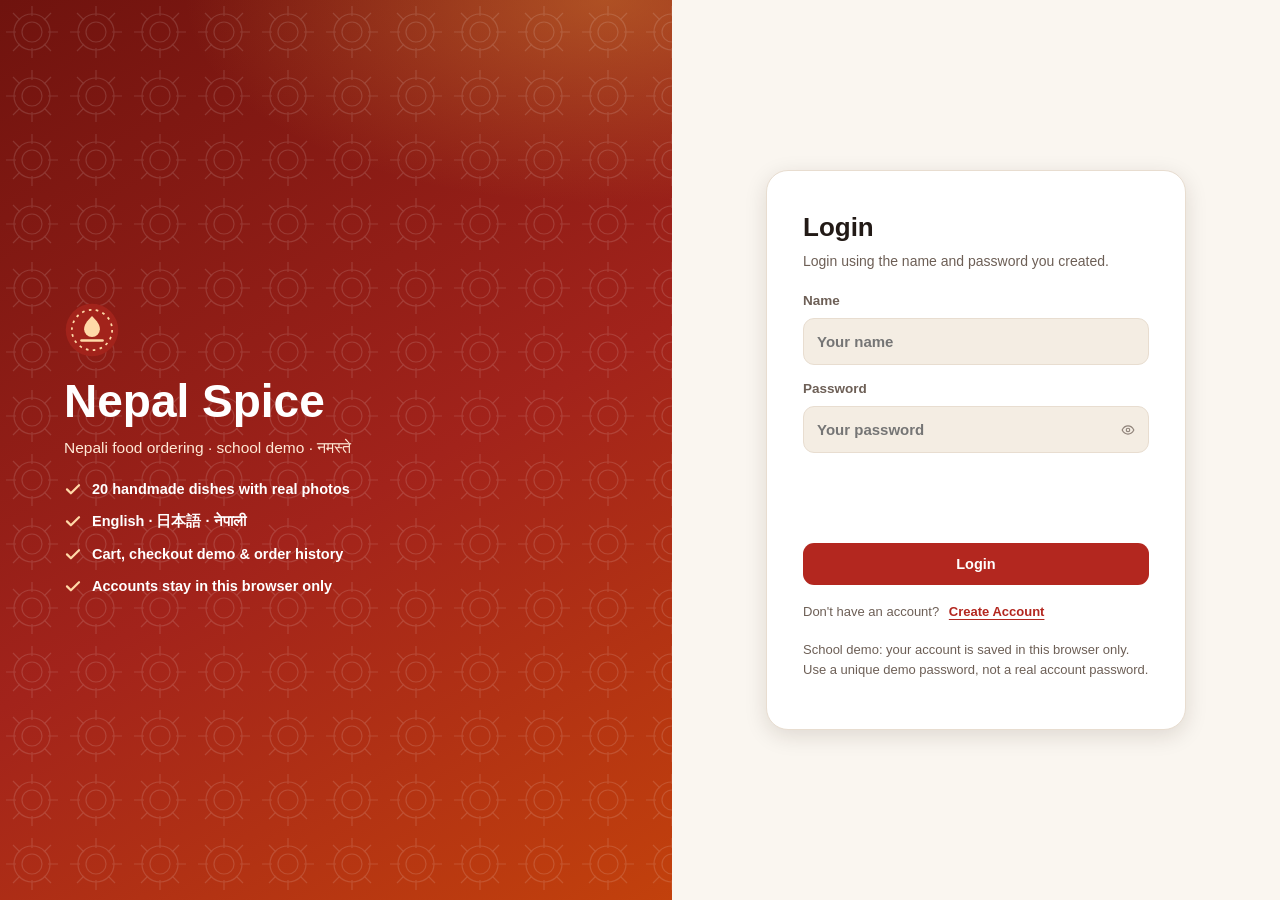
<file: index.html>
<!DOCTYPE html>
<html lang="en">
<head>
<meta charset="UTF-8">
<meta name="viewport" content="width=device-width, initial-scale=1.0, viewport-fit=cover">
<meta name="theme-color" content="#a2231b">
<title>Nepal Spice — Nepali Food Ordering</title>
<link rel="icon" href="data:image/svg+xml,%3Csvg xmlns='http://www.w3.org/2000/svg' viewBox='0 0 64 64'%3E%3Ccircle cx='32' cy='32' r='30' fill='%23a2231b'/%3E%3Ctext x='32' y='44' font-size='34' text-anchor='middle' fill='%23fff' font-family='Arial'%3E%E0%A4%AE%3C/text%3E%3C/svg%3E">
<link rel="stylesheet" href="style.css">
</head>
<body>

<!-- icon sprite -->
<svg width="0" height="0" style="position:absolute" aria-hidden="true">
  <symbol id="i-logo" viewBox="0 0 64 64"><circle cx="32" cy="32" r="30" fill="#a2231b"/><circle cx="32" cy="32" r="23" fill="none" stroke="#ffd9a8" stroke-width="2" stroke-dasharray="3 5"/><path d="M32 16c6 6 9 10 9 15a9 9 0 0 1-18 0c0-5 3-9 9-15z" fill="#ffd9a8"/><path d="M20 44h24" stroke="#ffd9a8" stroke-width="3" stroke-linecap="round"/></symbol>
  <symbol id="i-cart" viewBox="0 0 24 24" fill="none" stroke="currentColor" stroke-width="2" stroke-linecap="round" stroke-linejoin="round"><circle cx="9" cy="21" r="1.6"/><circle cx="19" cy="21" r="1.6"/><path d="M2 3h3l2.6 12.4A2 2 0 0 0 9.6 17H19a2 2 0 0 0 2-1.6L23 7H6"/></symbol>
  <symbol id="i-search" viewBox="0 0 24 24" fill="none" stroke="currentColor" stroke-width="2" stroke-linecap="round"><circle cx="11" cy="11" r="7"/><path d="m20 20-3.5-3.5"/></symbol>
  <symbol id="i-star" viewBox="0 0 24 24" fill="currentColor"><path d="m12 2 2.9 6.3 6.9.8-5.1 4.7 1.4 6.8L12 17l-6.1 3.6 1.4-6.8L2.2 9.1l6.9-.8z"/></symbol>
  <symbol id="i-clock" viewBox="0 0 24 24" fill="none" stroke="currentColor" stroke-width="2" stroke-linecap="round"><circle cx="12" cy="12" r="9"/><path d="M12 7v5l3 2"/></symbol>
  <symbol id="i-leaf" viewBox="0 0 24 24" fill="none" stroke="currentColor" stroke-width="2" stroke-linecap="round" stroke-linejoin="round"><path d="M11 20A7 7 0 0 1 4 13c0-5 4-9 16-9 0 12-4 16-9 16z"/><path d="M4 21c4-6 8-9 12-11"/></symbol>
  <symbol id="i-moon" viewBox="0 0 24 24" fill="none" stroke="currentColor" stroke-width="2" stroke-linejoin="round"><path d="M21 13A8.5 8.5 0 1 1 11 3a7 7 0 0 0 10 10z"/></symbol>
  <symbol id="i-sun" viewBox="0 0 24 24" fill="none" stroke="currentColor" stroke-width="2" stroke-linecap="round"><circle cx="12" cy="12" r="4"/><path d="M12 2v2M12 20v2M2 12h2M20 12h2M4.9 4.9l1.4 1.4M17.7 17.7l1.4 1.4M19.1 4.9l-1.4 1.4M6.3 17.7l-1.4 1.4"/></symbol>
  <symbol id="i-x" viewBox="0 0 24 24" fill="none" stroke="currentColor" stroke-width="2.4" stroke-linecap="round"><path d="M6 6l12 12M18 6L6 18"/></symbol>
  <symbol id="i-plus" viewBox="0 0 24 24" fill="none" stroke="currentColor" stroke-width="2.6" stroke-linecap="round"><path d="M12 5v14M5 12h14"/></symbol>
  <symbol id="i-minus" viewBox="0 0 24 24" fill="none" stroke="currentColor" stroke-width="2.6" stroke-linecap="round"><path d="M5 12h14"/></symbol>
  <symbol id="i-check" viewBox="0 0 24 24" fill="none" stroke="currentColor" stroke-width="3" stroke-linecap="round" stroke-linejoin="round"><path d="m4 12.5 5.2 5.2L20 7"/></symbol>
  <symbol id="i-bike" viewBox="0 0 24 24" fill="none" stroke="currentColor" stroke-width="2" stroke-linecap="round" stroke-linejoin="round"><circle cx="5.5" cy="17.5" r="3.5"/><circle cx="18.5" cy="17.5" r="3.5"/><path d="M12 17.5 9 10h6l3 7.5M9 10 7.5 6H5M15 10l-1.5-4H17"/></symbol>
  <symbol id="i-receipt" viewBox="0 0 24 24" fill="none" stroke="currentColor" stroke-width="2" stroke-linejoin="round"><path d="M6 2h12v20l-3-2-3 2-3-2-3 2z"/><path d="M9 7h6M9 11h6M9 15h4"/></symbol>
  <symbol id="i-globe" viewBox="0 0 24 24" fill="none" stroke="currentColor" stroke-width="2"><circle cx="12" cy="12" r="9"/><path d="M3 12h18M12 3a15 15 0 0 1 0 18 15 15 0 0 1 0-18z"/></symbol>
  <symbol id="i-eye" viewBox="0 0 24 24" fill="none" stroke="currentColor" stroke-width="2"><path d="M2 12s3.6-7 10-7 10 7 10 7-3.6 7-10 7-10-7-10-7z"/><circle cx="12" cy="12" r="3"/></symbol>
  <symbol id="i-eyeoff" viewBox="0 0 24 24" fill="none" stroke="currentColor" stroke-width="2" stroke-linecap="round"><path d="M3 3l18 18M10.6 5.1A10.9 10.9 0 0 1 12 5c6.4 0 10 7 10 7a17.6 17.6 0 0 1-3 3.9M6.6 6.6C4 8.4 2 12 2 12s3.6 7 10 7a10 10 0 0 0 4-.8"/><path d="M9.9 9.9a3 3 0 0 0 4.2 4.2"/></symbol>
  <symbol id="i-flame" viewBox="0 0 24 24" fill="currentColor"><path d="M12 2c1 4-4 5.5-4 10a4.5 4.5 0 0 0 9 0c0-2-1-3.5-2-4.5.2 2-.8 3-1.8 3 .8-2.6-.2-6.5-1.2-8.5z"/><path d="M12 22a6 6 0 0 1-6-6c0-1 .2-1.9.6-2.7A6.5 6.5 0 0 0 12 17a6.5 6.5 0 0 0 5.4-3.7c.4.8.6 1.7.6 2.7a6 6 0 0 1-6 6z" opacity=".55"/></symbol>
  <symbol id="i-trash" viewBox="0 0 24 24" fill="none" stroke="currentColor" stroke-width="2" stroke-linecap="round"><path d="M4 7h16M9 7V4h6v3M6 7l1 14h10l1-14M10 11v6M14 11v6"/></symbol>
  <symbol id="i-user" viewBox="0 0 24 24" fill="none" stroke="currentColor" stroke-width="2" stroke-linecap="round"><circle cx="12" cy="8" r="4"/><path d="M4 21c1.2-4 4.2-6 8-6s6.8 2 8 6"/></symbol>
  <symbol id="i-out" viewBox="0 0 24 24" fill="none" stroke="currentColor" stroke-width="2" stroke-linecap="round" stroke-linejoin="round"><path d="M9 21H5a2 2 0 0 1-2-2V5a2 2 0 0 1 2-2h4M16 17l5-5-5-5M21 12H9"/></symbol>
</svg>

<header class="topbar">
  <div class="brand">
    <svg class="logo" aria-hidden="true"><use href="#i-logo"/></svg>
    <span>Nepal Spice<small class="tagline">Kathmandu kitchen · est. 2019</small></span>
  </div>
  <div class="spacer"></div>
  <span class="pill-btn" title="Signed in" style="cursor:default"><svg><use href="#i-user"/></svg><span id="customerName"></span></span>
  <select id="language" class="select" aria-label="Language" title="Language">
    <option value="en">English</option><option value="ja">日本語</option><option value="ne">नेपाली</option>
  </select>
  <button class="pill-btn" id="themeToggle" title="Theme" aria-label="Toggle dark mode"><svg><use href="#i-moon" id="themeIcon"/></svg></button>
  <button class="pill-btn" id="ordersBtn" title="Order history"><svg><use href="#i-receipt"/></svg><span class="label" data-i18n="orders">Orders</span></button>
  <button class="pill-btn" id="logoutBtn" title="Logout"><svg><use href="#i-out"/></svg><span class="label" data-i18n="logout">Logout</span></button>
  <button class="pill-btn solid" id="cartBtn" title="Cart"><svg><use href="#i-cart"/></svg><span class="label" data-i18n="cart">Your cart</span><span class="badge" id="cartCount">0</span></button>
</header>

<section class="hero">
  <div class="hero-inner">
    <span class="kicker"><svg width="14" height="14"><use href="#i-flame"/></svg> नमस्ते · Namaste · こんにちは</span>
    <h1 data-i18n="heroTitle">Authentic Nepali taste, delivered warm.</h1>
    <p class="sub" data-i18n="heroSub">Momo, dal bhat, sekuwa and more — handmade daily in our Kathmandu-style kitchen.</p>
    <div class="hero-stats">
      <span class="stat"><svg><use href="#i-bike"/></svg><span data-i18n="statDelivery">30–45 min delivery</span></span>
      <span class="stat"><svg><use href="#i-star"/></svg><span data-i18n="statRating">4.7 ★ average rating</span></span>
      <span class="stat"><svg><use href="#i-leaf"/></svg><span data-i18n="statFree">Free delivery over ¥2,500</span></span>
    </div>
  </div>
</section>

<div class="toolbar">
  <div class="wrap">
    <div class="toolbar-row">
      <label class="search"><svg><use href="#i-search"/></svg><input id="search" type="search" data-i18n-ph="searchPh" placeholder="Search dishes…" aria-label="Search dishes"></label>
      <select id="sortSel" class="select" aria-label="Sort">
        <option value="popular" data-i18n="sortPopular">Most popular</option>
        <option value="rating" data-i18n="sortRating">Top rated</option>
        <option value="asc" data-i18n="sortPriceAsc">Price: low → high</option>
        <option value="desc" data-i18n="sortPriceDesc">Price: high → low</option>
      </select>
      <button class="toggle" id="vegToggle" aria-pressed="false"><span class="dot"></span><svg width="15" height="15"><use href="#i-leaf"/></svg><span data-i18n="vegOnly">Vegetarian only</span></button>
    </div>
    <div class="chips" id="chips" role="group" aria-label="Categories"></div>
  </div>
</div>

<main class="wrap">
  <div class="section-head">
    <h2 data-i18n="menuTitle">Our Menu</h2>
    <span class="count" id="countLabel"></span>
  </div>
  <div id="menu" class="menu" aria-live="polite"></div>
</main>

<footer class="site">
  <div class="wrap">
    <span>School Project — Nepal Spice · demo only, no real orders or payments.</span>
    <span id="welcomeFoot"></span>
  </div>
</footer>

<!-- mobile cart bar -->
<div class="mobilebar" id="mobilebar">
  <div><b id="mbTotal">¥0</b><div class="sub" id="mbCount">0 items</div></div>
  <button class="btn" id="mbOpen"><svg><use href="#i-cart"/></svg><span data-i18n="cart">Your cart</span></button>
</div>

<!-- cart drawer -->
<div class="scrim" id="scrim"></div>
<aside class="drawer" id="drawer" role="dialog" aria-modal="true" aria-labelledby="drawerTitle">
  <header>
    <h2 id="drawerTitle" data-i18n="cart">Your cart</h2>
    <button class="icon-btn" id="closeCart" aria-label="Close cart"><svg><use href="#i-x"/></svg></button>
  </header>
  <div class="lines" id="cartLines"></div>
  <footer>
    <div class="trow"><span data-i18n="subtotal">Subtotal</span><span id="subT">¥0</span></div>
    <div class="trow"><span id="taxLabel">Consumption tax</span><span id="taxT">¥0</span></div>
    <div class="trow"><span data-i18n="delivery">Delivery fee</span><span id="delT">¥0</span></div>
    <div class="trow total"><span data-i18n="total">Total</span><span id="totT">¥0</span></div>
    <div class="cta">
      <button class="btn muted" id="clearCart"><svg><use href="#i-trash"/></svg><span data-i18n="clear">Clear cart</span></button>
      <button class="btn" id="checkoutBtn"><span data-i18n="order">Place order</span></button>
    </div>
  </footer>
</aside>

<!-- details dialog -->
<dialog id="details" aria-labelledby="dTitle">
  <div class="dlg-scroll">
    <div class="detail-hero">
      <img id="dImage" alt="">
      <div class="flags" id="dFlags"></div>
      <button class="icon-btn" id="dCloseTop" aria-label="Close" style="position:absolute;top:12px;right:12px;background:rgba(255,255,255,.9);color:#222"><svg><use href="#i-x"/></svg></button>
    </div>
    <div class="dlg-body">
      <h2 id="dTitle" style="margin:0 0 6px;font-size:24px"></h2>
      <div class="meta" id="dMeta" style="display:flex;gap:10px;align-items:center;color:var(--ink-soft);font-size:13px;flex-wrap:wrap"></div>
      <p id="dDesc" style="margin:12px 0 0;color:var(--ink-soft)"></p>
      <div class="detail-grid" id="dKpi"></div>
      <div class="facts" id="dFacts"></div>
      <div style="display:flex;gap:10px;margin-top:18px;flex-wrap:wrap">
        <button class="btn" id="dAdd" style="flex:1"><svg><use href="#i-plus"/></svg><span data-i18n="add">Add</span></button>
        <button class="btn ghost" id="dClose" style="flex:1"><span data-i18n="close">Close</span></button>
      </div>
    </div>
  </div>
</dialog>

<!-- checkout dialog -->
<dialog id="checkout" class="wide" aria-labelledby="cTitle">
  <div class="dlg-scroll">
    <div class="dlg-head">
      <h2 id="cTitle" data-i18n="checkout">Checkout</h2>
      <button class="icon-btn" id="cClose" aria-label="Close"><svg><use href="#i-x"/></svg></button>
    </div>
    <div class="dlg-body">
      <div class="summary-box" id="checkoutSummary"></div>
      <form id="checkoutForm" class="form-grid" novalidate>
        <div class="two">
          <label class="f"><span data-i18n="fullName">Full name</span><input id="deliveryName" required maxlength="100" autocomplete="name"></label>
          <label class="f"><span data-i18n="phone">Phone number</span><input id="deliveryPhone" type="tel" required maxlength="25" autocomplete="tel" pattern="[0-9+() -]{9,25}" placeholder="090-1234-5678"></label>
        </div>
        <div class="two">
          <label class="f"><span data-i18n="postal">Postal code</span><input id="postalCode" required maxlength="12" autocomplete="postal-code" placeholder="123-4567"></label>
          <label class="f"><span data-i18n="taxMode">Tax mode</span>
            <select id="taxMode"><option value="takeout" data-i18n="takeout">Takeout (8%)</option><option value="dinein" data-i18n="dinein">Dine-in (10%)</option></select>
          </label>
        </div>
        <label class="f"><span data-i18n="address">Delivery address</span><textarea id="deliveryAddress" rows="2" required maxlength="300" autocomplete="street-address"></textarea></label>
        <label class="f"><span data-i18n="notes">Delivery notes (optional)</span><textarea id="deliveryNote" rows="2" maxlength="200"></textarea></label>
        <div>
          <span class="f" style="display:block;margin-bottom:8px" data-i18n="payment">Payment method</span>
          <div class="paycards">
            <label class="paycard"><input type="radio" name="payment" value="cash" checked><span><b data-i18n="cash">Cash on delivery (demo)</b><span id="payCashNote"></span></span></label>
            <label class="paycard"><input type="radio" name="payment" value="card"><span><b data-i18n="card">Card payment (simulation only)</b><span id="payCardNote"></span></span></label>
          </div>
        </div>
        <p class="warning" data-i18n="demoWarning">Demo only. No real payment or delivery. Do not enter actual card information.</p>
        <div style="display:flex;gap:10px;flex-wrap:wrap">
          <button type="submit" class="btn" style="flex:1"><svg><use href="#i-check"/></svg><span data-i18n="confirm">Confirm order</span></button>
          <button type="button" class="btn ghost" id="cCancel"><span data-i18n="cancel">Cancel</span></button>
        </div>
      </form>
    </div>
  </div>
</dialog>

<!-- receipt dialog -->
<dialog id="receipt" aria-labelledby="rTitle">
  <div class="dlg-scroll"><div class="dlg-body receipt" id="receiptBody"></div></div>
</dialog>

<!-- order history dialog -->
<dialog id="orders" aria-labelledby="oTitle">
  <div class="dlg-scroll">
    <div class="dlg-head"><h2 id="oTitle" data-i18n="orderHistory">Order history</h2><button class="icon-btn" id="oClose" aria-label="Close"><svg><use href="#i-x"/></svg></button></div>
    <div class="dlg-body" id="ordersBody"></div>
  </div>
</dialog>

<div class="toasts" id="toasts" aria-live="polite"></div>

<script src="data.js"></script>
<script src="app.js"></script>
</body>
</html>
</file>
<file: style.css>
/* ==========================================================================
   Nepal Spice — modern UI  (classroom demo)
   Design tokens + light/dark theme, responsive layout, motion-safe.
   No external fonts/CDNs so the project works fully offline.
   ========================================================================== */

:root{
  --bg:#faf6f0;            --surface:#ffffff;      --surface-2:#f4ede3;
  --ink:#221a16;           --ink-soft:#6d5f56;     --line:#e8ddd0;
  --brand:#b3271f;         --brand-600:#9a1f18;    --brand-ink:#ffffff;
  --accent:#d98324;        --accent-soft:#fbe9d2;
  --green:#1e7a46;         --green-soft:#e2f2e8;
  --star:#e8a13c;
  --shadow-1:0 1px 2px rgba(40,20,10,.06),0 2px 8px rgba(40,20,10,.06);
  --shadow-2:0 6px 22px rgba(40,20,10,.13);
  --shadow-3:0 18px 60px rgba(20,8,4,.28);
  --r-s:8px; --r-m:14px; --r-l:22px;
  --header-h:64px;
  --font:-apple-system,BlinkMacSystemFont,"Segoe UI",Roboto,"Helvetica Neue",Arial,
         "Hiragino Kaku Gothic ProN","Noto Sans JP","Noto Sans Devanagari",sans-serif;
}
[data-theme="dark"]{
  --bg:#171310;            --surface:#211b17;      --surface-2:#2b231d;
  --ink:#f3ece4;           --ink-soft:#b3a79c;     --line:#3a2f27;
  --brand:#e0533f;         --brand-600:#c9402e;    --brand-ink:#fff;
  --accent:#e9a13b;        --accent-soft:#3a2c1c;
  --green:#5cbf8a;         --green-soft:#17301f;
  --shadow-1:0 1px 2px rgba(0,0,0,.4),0 2px 10px rgba(0,0,0,.35);
  --shadow-2:0 8px 26px rgba(0,0,0,.5);
  --shadow-3:0 20px 70px rgba(0,0,0,.6);
}

*{box-sizing:border-box}
html{scroll-behavior:smooth}
body{
  margin:0;font-family:var(--font);background:var(--bg);color:var(--ink);
  -webkit-font-smoothing:antialiased;line-height:1.55;
}
img{display:block;max-width:100%}
button{font:inherit;cursor:pointer;border:0;background:none;color:inherit}
input,select,textarea{font:inherit;color:inherit}
a{color:var(--brand)}
:focus-visible{outline:3px solid var(--accent);outline-offset:2px;border-radius:6px}
@media (prefers-reduced-motion:reduce){*{animation:none!important;transition:none!important;scroll-behavior:auto!important}}

/* ---------- header ---------- */
.topbar{
  position:sticky;top:0;z-index:60;height:var(--header-h);
  display:flex;align-items:center;gap:14px;
  padding:0 clamp(14px,3vw,34px);
  background:color-mix(in srgb,var(--surface) 88%,transparent);
  backdrop-filter:blur(12px);-webkit-backdrop-filter:blur(12px);
  border-bottom:1px solid var(--line);
}
.brand{display:flex;align-items:center;gap:10px;font-weight:800;letter-spacing:.2px;font-size:19px;white-space:nowrap}
.brand .logo{width:36px;height:36px;flex:none;filter:drop-shadow(0 2px 4px rgba(120,30,10,.35))}
.brand small{display:block;font-weight:600;font-size:10.5px;letter-spacing:.16em;text-transform:uppercase;color:var(--ink-soft)}
.topbar .spacer{flex:1}
.pill-btn{
  display:inline-flex;align-items:center;gap:8px;height:40px;padding:0 14px;
  border-radius:999px;background:var(--surface-2);border:1px solid var(--line);
  font-weight:600;font-size:14px;transition:transform .15s,box-shadow .15s,background .2s;
}
.pill-btn:hover{transform:translateY(-1px);box-shadow:var(--shadow-1)}
.pill-btn svg{width:17px;height:17px}
.pill-btn.solid{background:var(--brand);color:var(--brand-ink);border-color:transparent}
.pill-btn.solid:hover{background:var(--brand-600)}
.pill-btn .badge{
  min-width:20px;height:20px;padding:0 5px;border-radius:999px;background:var(--accent);
  color:#3a2000;font-size:12px;font-weight:800;display:grid;place-items:center;
}
.select{
  height:40px;padding:0 10px;border-radius:999px;border:1px solid var(--line);
  background:var(--surface-2);font-weight:600;font-size:14px;
}
@media (max-width:720px){
  .brand .tagline{display:none}
  .pill-btn .label{display:none}
  .pill-btn{padding:0 12px}
}

/* ---------- hero ---------- */
.hero{
  position:relative;overflow:hidden;color:#fff;
  background:
    radial-gradient(1000px 420px at 85% -10%,rgba(233,161,59,.42),transparent 60%),
    radial-gradient(700px 380px at 8% 110%,rgba(217,131,36,.35),transparent 60%),
    linear-gradient(135deg,#7c1712 0%,#a2231b 45%,#c2410c 100%);
  padding:clamp(34px,6vw,72px) clamp(16px,4vw,48px);
}
.hero::after{ /* subtle mandala pattern */
  content:"";position:absolute;inset:0;opacity:.14;pointer-events:none;
  background-image:url("data:image/svg+xml,%3Csvg xmlns='http://www.w3.org/2000/svg' width='64' height='64' viewBox='0 0 64 64'%3E%3Cg fill='none' stroke='%23ffffff' stroke-width='1.2'%3E%3Ccircle cx='32' cy='32' r='10'/%3E%3Ccircle cx='32' cy='32' r='18'/%3E%3Cpath d='M32 6v10M32 48v10M6 32h10M48 32h10M13 13l7 7M44 44l7 7M51 13l-7 7M20 44l-7 7'/%3E%3C/g%3E%3C/svg%3E");
  background-size:64px 64px;
}
.hero-inner{max-width:1120px;margin:0 auto;position:relative;z-index:1}
.hero .kicker{
  display:inline-flex;align-items:center;gap:8px;font-size:12px;font-weight:700;
  letter-spacing:.18em;text-transform:uppercase;color:#ffd9a8;
  background:rgba(255,255,255,.12);border:1px solid rgba(255,255,255,.25);
  padding:6px 14px;border-radius:999px;backdrop-filter:blur(4px);
}
.hero h1{
  margin:16px 0 10px;font-size:clamp(28px,5vw,52px);line-height:1.12;
  font-weight:800;text-wrap:balance;max-width:16ch;
}
.hero p.sub{margin:0 0 22px;font-size:clamp(14px,1.6vw,18px);color:#ffe9d6;max-width:52ch}
.hero-stats{display:flex;flex-wrap:wrap;gap:10px}
.stat{
  display:inline-flex;align-items:center;gap:8px;background:rgba(255,255,255,.14);
  border:1px solid rgba(255,255,255,.28);border-radius:999px;padding:8px 16px;
  font-size:13.5px;font-weight:600;backdrop-filter:blur(6px);
}
.stat svg{width:16px;height:16px;flex:none}

/* ---------- toolbar / filters ---------- */
.wrap{max-width:1120px;margin:0 auto;padding:0 clamp(14px,3vw,34px)}
.toolbar{
  position:sticky;top:var(--header-h);z-index:50;
  background:color-mix(in srgb,var(--bg) 86%,transparent);
  backdrop-filter:blur(10px);-webkit-backdrop-filter:blur(10px);
  padding:14px 0 10px;border-bottom:1px solid var(--line);
}
.toolbar-row{display:flex;gap:10px;align-items:center;flex-wrap:wrap}
.search{
  flex:1 1 220px;display:flex;align-items:center;gap:8px;height:42px;padding:0 14px;
  background:var(--surface);border:1px solid var(--line);border-radius:999px;
  box-shadow:var(--shadow-1);
}
.search svg{width:17px;height:17px;color:var(--ink-soft);flex:none}
.search input{flex:1;border:0;background:transparent;outline:none;font-size:15px}
.chips{display:flex;gap:8px;overflow-x:auto;padding:10px 2px 4px;scrollbar-width:none}
.chips::-webkit-scrollbar{display:none}
.chip{
  flex:none;height:36px;padding:0 16px;border-radius:999px;font-size:14px;font-weight:600;
  background:var(--surface);border:1px solid var(--line);color:var(--ink-soft);
  transition:all .16s;white-space:nowrap;
}
.chip:hover{border-color:var(--brand);color:var(--brand)}
.chip[aria-pressed="true"]{background:var(--brand);border-color:var(--brand);color:var(--brand-ink);box-shadow:var(--shadow-1)}
.toggle{
  display:inline-flex;align-items:center;gap:8px;height:36px;padding:0 14px;border-radius:999px;
  background:var(--surface);border:1px solid var(--line);font-size:13.5px;font-weight:600;color:var(--ink-soft);
}
.toggle .dot{width:9px;height:9px;border-radius:50%;background:#9aa;transition:background .2s}
.toggle[aria-pressed="true"]{border-color:var(--green);color:var(--green);background:var(--green-soft)}
.toggle[aria-pressed="true"] .dot{background:var(--green)}
.section-head{display:flex;align-items:baseline;justify-content:space-between;gap:12px;margin:26px 0 6px;flex-wrap:wrap}
.section-head h2{margin:0;font-size:clamp(21px,3vw,30px);font-weight:800;letter-spacing:-.01em}
.section-head .count{color:var(--ink-soft);font-size:13.5px}

/* ---------- menu grid / cards ---------- */
.menu{
  display:grid;gap:20px;padding:16px 0 8px;
  grid-template-columns:repeat(auto-fill,minmax(250px,1fr));
}
.card{
  position:relative;display:flex;flex-direction:column;overflow:hidden;
  background:var(--surface);border:1px solid var(--line);border-radius:var(--r-m);
  box-shadow:var(--shadow-1);transition:transform .18s,box-shadow .18s,border-color .18s;
}
.card:hover{transform:translateY(-4px);box-shadow:var(--shadow-2);border-color:color-mix(in srgb,var(--brand) 35%,var(--line))}
.card .media{position:relative;aspect-ratio:4/3;overflow:hidden;background:var(--surface-2)}
.card .media img{width:100%;height:100%;object-fit:cover;transition:transform .5s ease}
.card:hover .media img{transform:scale(1.06)}
.card .flags{position:absolute;top:10px;left:10px;display:flex;gap:6px;flex-wrap:wrap}
.flag{
  font-size:11px;font-weight:800;letter-spacing:.04em;text-transform:uppercase;
  padding:4px 9px;border-radius:7px;background:rgba(20,10,6,.62);color:#fff;backdrop-filter:blur(4px);
}
.flag.veg{background:var(--green);color:#fff}
.flag.hot{background:#c2410c}
.flag.gold{background:var(--accent);color:#3a2000}
.card .price-tag{
  position:absolute;right:10px;bottom:10px;background:rgba(20,10,6,.72);color:#fff;
  font-weight:800;font-size:15px;padding:6px 12px;border-radius:999px;backdrop-filter:blur(5px);
}
.card .body{display:flex;flex-direction:column;gap:8px;padding:14px 14px 16px;flex:1}
.card h3{margin:0;font-size:17px;font-weight:750;letter-spacing:-.01em}
.card .meta{display:flex;align-items:center;gap:10px;flex-wrap:wrap;color:var(--ink-soft);font-size:12.5px}
.card .meta .rate{display:inline-flex;align-items:center;gap:4px;color:var(--ink);font-weight:700}
.card .meta .rate svg{width:14px;height:14px;color:var(--star)}
.card .meta .sep{width:3px;height:3px;border-radius:50%;background:var(--ink-soft);opacity:.6}
.card .spice{display:inline-flex;gap:2px;align-items:center}
.card .spice i{font-style:normal;font-size:12px;filter:saturate(1.2)}
.card .spice i.off{opacity:.22;filter:grayscale(1)}
.card .actions{display:flex;gap:8px;margin-top:auto;padding-top:6px}
.btn{
  display:inline-flex;align-items:center;justify-content:center;gap:8px;
  height:42px;padding:0 18px;border-radius:11px;font-weight:700;font-size:14.5px;
  background:var(--brand);color:var(--brand-ink);transition:background .16s,transform .12s;
}
.btn:hover{background:var(--brand-600)}
.btn:active{transform:scale(.98)}
.btn.ghost{background:transparent;color:var(--brand);border:1.5px solid var(--brand)}
.btn.ghost:hover{background:color-mix(in srgb,var(--brand) 10%,transparent)}
.btn.muted{background:var(--surface-2);color:var(--ink);border:1px solid var(--line)}
.btn.block{width:100%}
.btn svg{width:17px;height:17px}
.btn:disabled{opacity:.55;cursor:not-allowed}
.empty{
  grid-column:1/-1;text-align:center;padding:60px 20px;color:var(--ink-soft);
  background:var(--surface);border:1px dashed var(--line);border-radius:var(--r-m);
}
.empty .big{font-size:40px;margin-bottom:8px}

/* skeleton shimmer while menu "loads" */
.skel{border-radius:var(--r-m);overflow:hidden;background:var(--surface);border:1px solid var(--line);height:330px}
.skel::after{
  content:"";display:block;height:100%;
  background:linear-gradient(100deg,transparent 30%,var(--surface-2) 50%,transparent 70%);
  background-size:200% 100%;animation:sh 1.1s infinite linear;
}
@keyframes sh{from{background-position:120% 0}to{background-position:-80% 0}}

/* ---------- cart drawer ---------- */
.scrim{position:fixed;inset:0;background:rgba(15,8,4,.5);backdrop-filter:blur(2px);opacity:0;pointer-events:none;transition:opacity .25s;z-index:70}
.scrim.open{opacity:1;pointer-events:auto}
.drawer{
  position:fixed;top:0;right:0;height:100dvh;width:min(420px,100vw);z-index:80;
  background:var(--surface);box-shadow:var(--shadow-3);display:flex;flex-direction:column;
  transform:translateX(102%);transition:transform .3s cubic-bezier(.2,.8,.2,1);
  border-left:1px solid var(--line);
}
.drawer.open{transform:none}
.drawer header{
  display:flex;align-items:center;gap:10px;padding:16px 18px;border-bottom:1px solid var(--line);
}
.drawer header h2{margin:0;font-size:19px;font-weight:800;flex:1}
.icon-btn{width:38px;height:38px;border-radius:10px;display:grid;place-items:center;background:var(--surface-2);border:1px solid var(--line)}
.icon-btn svg{width:18px;height:18px}
.drawer .lines{flex:1;overflow-y:auto;padding:12px 18px}
.line{display:flex;gap:12px;align-items:center;padding:12px 0;border-bottom:1px solid var(--line)}
.line img{width:64px;height:64px;object-fit:cover;border-radius:10px;flex:none}
.line .info{flex:1;min-width:0}
.line .info b{display:block;font-size:14.5px;white-space:nowrap;overflow:hidden;text-overflow:ellipsis}
.line .info span{color:var(--ink-soft);font-size:12.5px}
.stepper{display:inline-flex;align-items:center;gap:2px;background:var(--surface-2);border:1px solid var(--line);border-radius:999px;padding:2px}
.stepper button{width:28px;height:28px;border-radius:50%;font-size:16px;font-weight:800;display:grid;place-items:center;color:var(--ink)}
.stepper button:hover{background:var(--line)}
.stepper .n{min-width:24px;text-align:center;font-weight:800;font-size:14px}
.line .lt{font-weight:800;font-size:14.5px;min-width:64px;text-align:right}
.drawer footer{padding:14px 18px 18px;border-top:1px solid var(--line);background:var(--surface-2)}
.trow{display:flex;justify-content:space-between;font-size:14px;color:var(--ink-soft);padding:3px 0}
.trow.total{color:var(--ink);font-size:19px;font-weight:800;padding-top:8px;margin-top:6px;border-top:1px dashed var(--line)}
.trow .free{color:var(--green);font-weight:800}
.drawer .cta{display:flex;gap:8px;margin-top:12px}
.drawer .cta .btn{flex:1}
.cart-empty{text-align:center;color:var(--ink-soft);padding:60px 10px}
.cart-empty .big{font-size:46px}

/* mobile sticky bar */
.mobilebar{
  position:fixed;left:0;right:0;bottom:0;z-index:65;display:none;
  align-items:center;gap:12px;padding:10px 14px calc(10px + env(safe-area-inset-bottom));
  background:var(--surface);border-top:1px solid var(--line);box-shadow:0 -6px 24px rgba(0,0,0,.12);
}
.mobilebar b{font-size:16px}
.mobilebar .sub{color:var(--ink-soft);font-size:12.5px}
.mobilebar .btn{margin-left:auto}
@media (max-width:900px){.mobilebar.show{display:flex}.drawer{width:100vw}}

/* ---------- dialogs ---------- */
dialog{
  border:0;border-radius:var(--r-l);padding:0;background:var(--surface);color:var(--ink);
  width:min(560px,calc(100vw - 24px));max-height:min(88dvh,900px);box-shadow:var(--shadow-3);
}
dialog::backdrop{background:rgba(15,8,4,.55);backdrop-filter:blur(3px)}
dialog.wide{width:min(720px,calc(100vw - 24px))}
.dlg-scroll{overflow-y:auto;max-height:min(88dvh,900px)}
.dlg-head{
  position:sticky;top:0;z-index:2;display:flex;align-items:center;gap:10px;
  padding:16px 20px;background:var(--surface);border-bottom:1px solid var(--line);
}
.dlg-head h2{margin:0;font-size:19px;font-weight:800;flex:1}
.dlg-body{padding:18px 20px 22px}

/* details dialog */
.detail-hero{position:relative}
.detail-hero img{width:100%;height:230px;object-fit:cover}
.detail-hero .flags{position:absolute;top:12px;left:12px;display:flex;gap:6px;flex-wrap:wrap}
.detail-grid{display:grid;grid-template-columns:repeat(auto-fit,minmax(96px,1fr));gap:10px;margin:14px 0}
.kpi{background:var(--surface-2);border:1px solid var(--line);border-radius:12px;padding:10px;text-align:center}
.kpi .v{font-weight:800;font-size:16px}
.kpi .k{color:var(--ink-soft);font-size:11px;text-transform:uppercase;letter-spacing:.08em}
.facts{display:flex;flex-direction:column;gap:8px;margin-top:6px}
.facts .row{display:flex;gap:10px;font-size:14px}
.facts .row .k{color:var(--ink-soft);min-width:96px;flex:none}
.tagline-list{display:flex;gap:6px;flex-wrap:wrap}
.mini-tag{background:var(--accent-soft);color:#7a4a10;border-radius:7px;padding:3px 9px;font-size:12px;font-weight:700}
[data-theme="dark"] .mini-tag{color:#f0c07a}

/* checkout form */
.form-grid{display:grid;gap:12px}
.form-grid .two{display:grid;grid-template-columns:1fr 1fr;gap:12px}
@media (max-width:520px){.form-grid .two{grid-template-columns:1fr}}
label.f{display:flex;flex-direction:column;gap:6px;font-size:13.5px;font-weight:700;color:var(--ink-soft)}
label.f input,label.f textarea,label.f select{
  border:1.5px solid var(--line);border-radius:11px;background:var(--surface-2);
  padding:11px 13px;font-size:15px;color:var(--ink);outline:none;transition:border-color .15s,box-shadow .15s;
}
label.f input:focus,label.f textarea:focus,label.f select:focus{border-color:var(--brand);box-shadow:0 0 0 4px color-mix(in srgb,var(--brand) 15%,transparent)}
.paycards{display:grid;grid-template-columns:1fr 1fr;gap:10px}
.paycard{
  display:flex;gap:10px;align-items:flex-start;border:1.5px solid var(--line);border-radius:13px;
  padding:12px;cursor:pointer;transition:border-color .15s,background .15s;background:var(--surface-2);
}
.paycard:has(input:checked){border-color:var(--brand);background:color-mix(in srgb,var(--brand) 8%,var(--surface))}
.paycard input{margin-top:3px;accent-color:var(--brand)}
.paycard b{display:block;font-size:14.5px}
.paycard span{font-size:12.5px;color:var(--ink-soft)}
.summary-box{background:var(--surface-2);border:1px solid var(--line);border-radius:13px;padding:12px 14px;margin-bottom:14px}
.summary-box .sline{display:flex;justify-content:space-between;font-size:14px;padding:3px 0;color:var(--ink-soft)}
.summary-box .sline b{color:var(--ink)}
.warning{
  font-size:12.5px;color:#8a5a00;background:var(--accent-soft);border:1px solid color-mix(in srgb,var(--accent) 40%,transparent);
  border-radius:10px;padding:9px 12px;margin:10px 0;
}
[data-theme="dark"] .warning{color:#f0c07a}

/* receipt */
.receipt{text-align:center;padding:6px 0}
.receipt .tick{
  width:64px;height:64px;margin:6px auto 12px;border-radius:50%;display:grid;place-items:center;
  background:var(--green-soft);color:var(--green);
}
.receipt .tick svg{width:34px;height:34px}
.receipt h3{margin:0 0 4px;font-size:22px}
.receipt .oid{font-family:ui-monospace,SFMono-Regular,Menlo,monospace;background:var(--surface-2);border:1px dashed var(--line);border-radius:9px;padding:6px 12px;display:inline-block;margin:8px 0;font-weight:700}
.receipt .rbox{text-align:left;background:var(--surface-2);border:1px solid var(--line);border-radius:13px;padding:12px 14px;margin:12px 0}

/* order history */
.order-card{border:1px solid var(--line);border-radius:13px;padding:12px 14px;margin-bottom:10px;background:var(--surface-2)}
.order-card .top{display:flex;justify-content:space-between;gap:10px;align-items:center;font-size:13px;color:var(--ink-soft)}
.order-card .top b{color:var(--ink);font-family:ui-monospace,Menlo,monospace}
.order-card ul{margin:8px 0 0;padding-left:18px;font-size:14px}

/* toasts */
.toasts{position:fixed;left:50%;transform:translateX(-50%);bottom:22px;z-index:120;display:flex;flex-direction:column;gap:8px;align-items:center;pointer-events:none}
.toast{
  display:flex;align-items:center;gap:10px;background:#241a14;color:#fff;
  padding:11px 18px;border-radius:999px;box-shadow:var(--shadow-2);font-size:14px;font-weight:600;
  animation:pop .25s ease;max-width:min(90vw,480px);
}
.toast .ic{width:20px;height:20px;border-radius:50%;display:grid;place-items:center;background:var(--green);flex:none}
.toast .ic svg{width:12px;height:12px}
@keyframes pop{from{transform:translateY(12px);opacity:0}to{transform:none;opacity:1}}
@media (max-width:900px){.toasts{bottom:76px}}

/* footer */
footer.site{
  margin-top:48px;padding:26px clamp(14px,3vw,34px);border-top:1px solid var(--line);
  color:var(--ink-soft);font-size:13px;background:var(--surface);
}
footer.site .wrap{display:flex;gap:14px;flex-wrap:wrap;justify-content:space-between;align-items:center}

/* ---------- login page ---------- */
.login-shell{min-height:100dvh;display:grid;grid-template-columns:1.05fr .95fr}
@media (max-width:880px){.login-shell{grid-template-columns:1fr}}
.login-art{
  position:relative;color:#fff;display:flex;flex-direction:column;justify-content:center;gap:14px;
  padding:clamp(28px,5vw,64px);overflow:hidden;
  background:
    radial-gradient(700px 340px at 90% 0%,rgba(233,161,59,.4),transparent 60%),
    linear-gradient(150deg,#6f130e,#a2231b 55%,#c2410c);
}
.login-art::after{
  content:"";position:absolute;inset:0;opacity:.13;
  background-image:url("data:image/svg+xml,%3Csvg xmlns='http://www.w3.org/2000/svg' width='64' height='64' viewBox='0 0 64 64'%3E%3Cg fill='none' stroke='%23ffffff' stroke-width='1.2'%3E%3Ccircle cx='32' cy='32' r='10'/%3E%3Ccircle cx='32' cy='32' r='18'/%3E%3Cpath d='M32 6v10M32 48v10M6 32h10M48 32h10M13 13l7 7M44 44l7 7M51 13l-7 7M20 44l-7 7'/%3E%3C/g%3E%3C/svg%3E");
}
.login-art .inner{position:relative;z-index:1;max-width:460px}
.login-art h1{font-size:clamp(30px,4.4vw,46px);margin:10px 0 8px;line-height:1.12;font-weight:800}
.login-art p{color:#ffe9d6;font-size:15.5px;margin:0}
.login-art .logo{width:56px;height:56px}
.login-art ul{margin:18px 0 0;padding:0;list-style:none;display:flex;flex-direction:column;gap:10px}
.login-art li{display:flex;gap:10px;align-items:center;font-size:14.5px;font-weight:600}
.login-art li svg{width:18px;height:18px;color:#ffd9a8;flex:none}
.login-panel{display:flex;align-items:center;justify-content:center;padding:clamp(22px,4vw,54px);background:var(--bg)}
.login-card{width:min(420px,100%);background:var(--surface);border:1px solid var(--line);border-radius:var(--r-l);box-shadow:var(--shadow-2);padding:clamp(22px,4vw,36px)}
.login-card h2{margin:0 0 4px;font-size:26px;font-weight:800}
.login-card .hint{color:var(--ink-soft);font-size:14px;margin:0 0 18px}
.login-card .form-grid{gap:14px}
.passwrap{position:relative}
.passwrap .eye{position:absolute;right:8px;top:50%;transform:translateY(-50%);width:26px;height:26px;border-radius:7px;display:grid;place-items:center;color:var(--ink-soft);opacity:.75;transition:opacity .15s,background .15s}
.passwrap .eye:hover,.passwrap .eye:focus-visible{opacity:1;background:var(--line)}
.passwrap .eye svg{width:14px;height:14px;display:block}
.passwrap input{padding-right:36px;width:100%}
.meter{height:6px;border-radius:99px;background:var(--line);overflow:hidden;margin-top:8px}
.meter i{display:block;height:100%;width:0;border-radius:99px;background:#c2410c;transition:width .25s,background .25s}
.meter-label{font-size:12px;color:var(--ink-soft);margin-top:5px}
.err{color:#c2410c;font-size:13.5px;font-weight:600;min-height:18px;margin:6px 0 0}
.ok{color:var(--green);font-size:13.5px;font-weight:600;min-height:18px;margin:6px 0 0}
.login-foot{margin-top:16px;font-size:13px;color:var(--ink-soft)}
.linkish{color:var(--brand);font-weight:700;text-decoration:underline;text-underline-offset:3px}

/* utility */
.hidden{display:none!important}
.sr{position:absolute;width:1px;height:1px;overflow:hidden;clip:rect(0 0 0 0);white-space:nowrap}

/* small-screen header tidy-up */
@media (max-width:640px){ #customerName{display:none} }
@media (max-width:430px){ #themeToggle{display:none} .topbar{gap:8px} }
</file>
